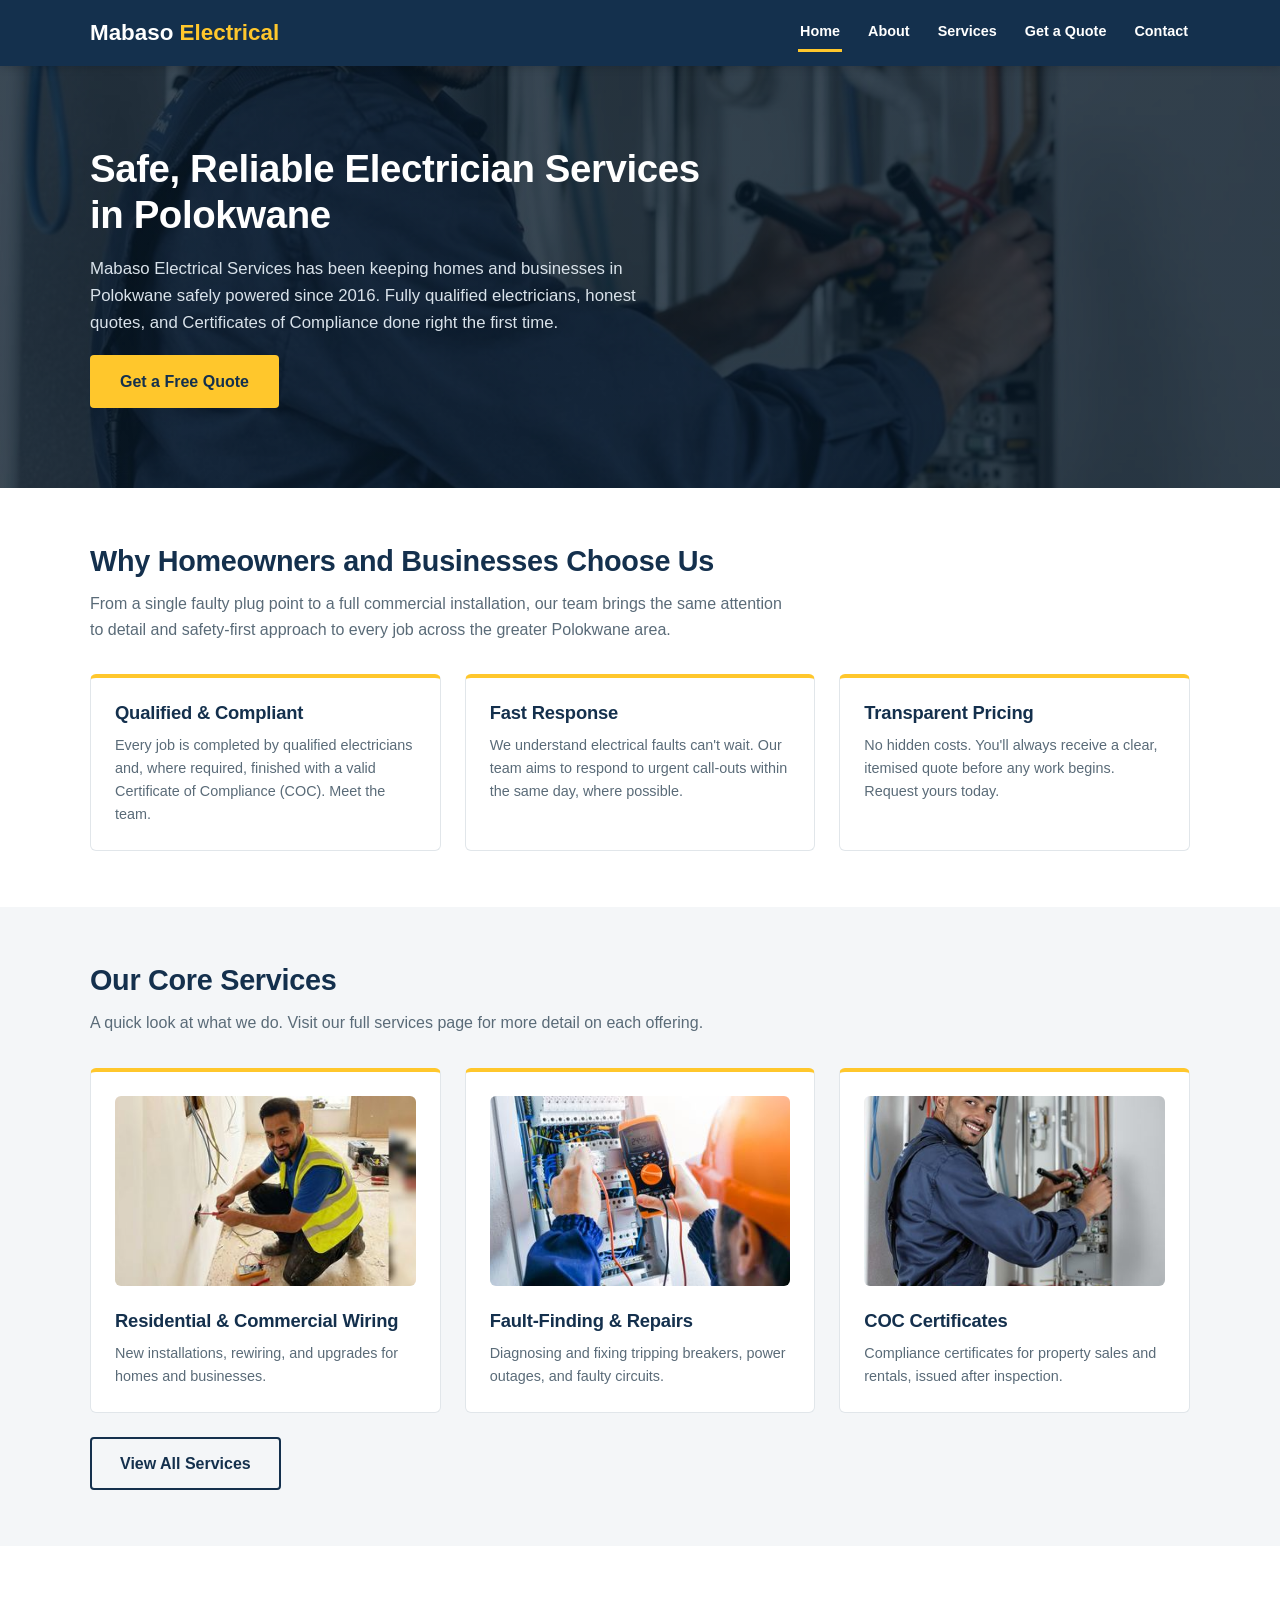
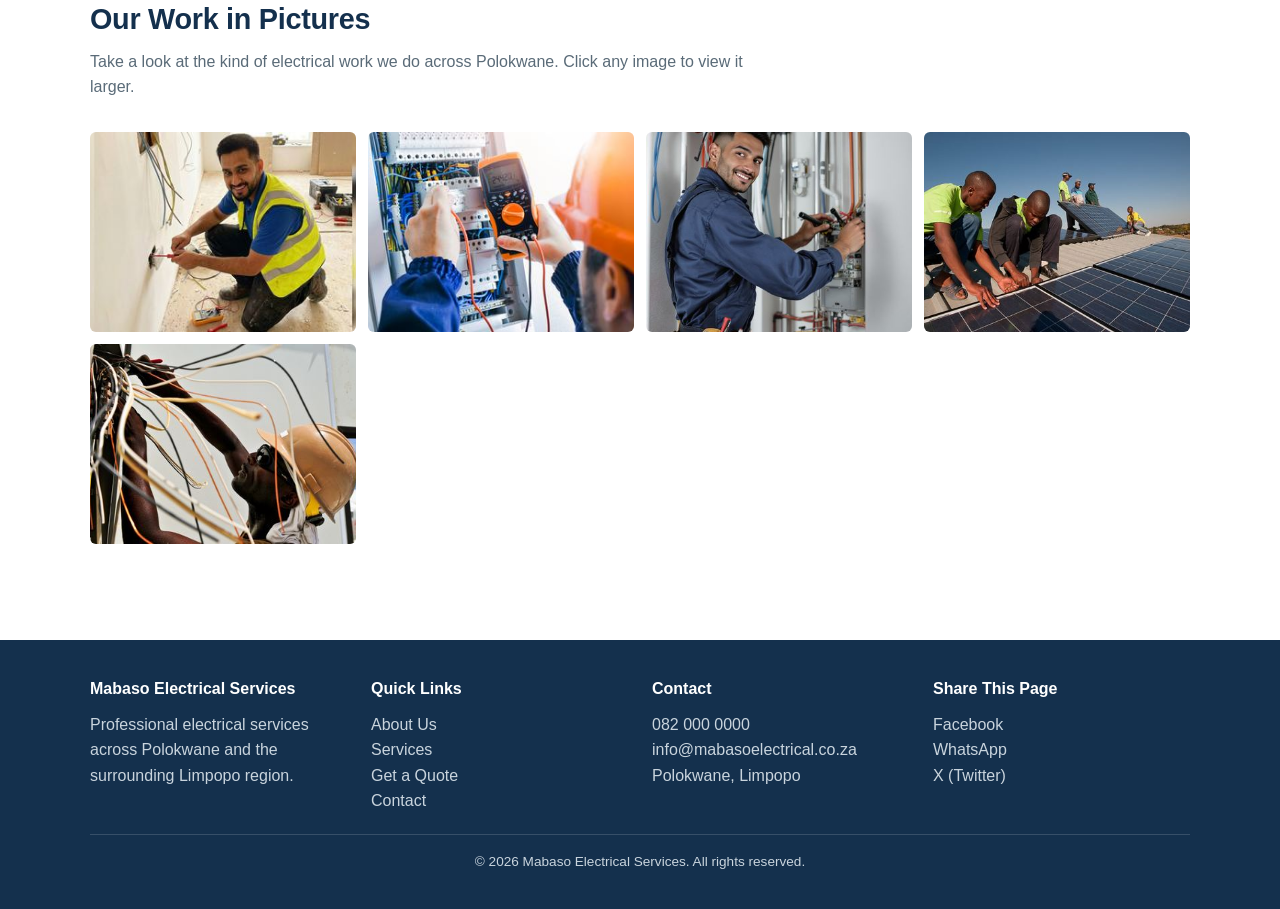
<file: index.html>
<!DOCTYPE html>
<html lang="en">
<head>
    <meta charset="UTF-8">
    <meta name="viewport" content="width=device-width, initial-scale=1.0">
    <title>Mabaso Electrical Services | Trusted Electricians in Polokwane</title>
    <meta name="keywords" content="electrician Polokwane, COC certificate Polokwane, electrical repairs Limpopo, DB board upgrade, solar-ready installation">
    <meta name="description" content="Mabaso Electrical Services offers safe, compliant electrical installations, repairs and Certificates of Compliance (COC) in Polokwane, Limpopo.">
    <link rel="canonical" href="https://mabaso-electrical.netlify.app/">
    <meta name="theme-color" content="#14304d">
    <meta property="og:type" content="website">
    <meta property="og:site_name" content="Mabaso Electrical Services">
    <meta property="og:title" content="Mabaso Electrical Services | Trusted Electricians in Polokwane">
    <meta property="og:description" content="Mabaso Electrical Services offers safe, compliant electrical installations, repairs and Certificates of Compliance (COC) in Polokwane, Limpopo.">
    <meta property="og:url" content="https://mabaso-electrical.netlify.app/">
    <meta property="og:image" content="https://mabaso-electrical.netlify.app/images/electrical-technician-1200.jpg">
    <meta name="twitter:card" content="summary_large_image">
    <script type="application/ld+json">
    {
        "@context": "https://schema.org",
        "@type": "Electrician",
        "name": "Mabaso Electrical Services",
        "description": "Safe, compliant electrical installations, repairs and Certificates of Compliance in Polokwane, Limpopo.",
        "url": "https://mabaso-electrical.netlify.app/",
        "telephone": "+27820000000",
        "email": "info@mabasoelectrical.co.za",
        "foundingDate": "2016",
        "areaServed": ["Polokwane", "Bendor", "Limpopo"],
        "address": { "@type": "PostalAddress", "streetAddress": "Church Street", "addressLocality": "Polokwane", "addressRegion": "Limpopo", "addressCountry": "ZA" },
        "openingHours": ["Mo-Fr 07:00-17:00", "Sa 08:00-13:00"]
    }
    </script>
    <link rel="stylesheet" href="css/style.css">
    <script src="js/script.js" defer></script>
</head>
<body>

    <!-- HEADER AND NAVIGATION: reused across all five pages -->
    <header class="site-header">
        <div class="container">
            <a href="index.html" class="logo">Mabaso <span>Electrical</span></a>
            <input type="checkbox" id="nav-toggle" class="nav-toggle-checkbox">
            <label for="nav-toggle" class="nav-toggle-label" aria-label="Toggle navigation menu">
                <span></span><span></span><span></span>
            </label>
            <nav class="main-nav">
                <ul>
                    <li><a href="index.html" class="active">Home</a></li>
                    <li><a href="about.html">About</a></li>
                    <li><a href="services.html">Services</a></li>
                    <li><a href="enquiry.html">Get a Quote</a></li>
                    <li><a href="contact.html">Contact</a></li>
                </ul>
            </nav>
        </div>
    </header>

    <!-- HERO SECTION: main introduction and call to action -->
    <section class="hero">
        <div class="container">
            <h1>Safe, Reliable Electrician Services in Polokwane</h1>
            <p>Mabaso Electrical Services has been keeping homes and businesses in Polokwane safely
                powered since 2016. Fully qualified electricians, honest quotes, and Certificates of
                Compliance done right the first time.</p>
            <a href="enquiry.html" class="btn btn-primary">Get a Free Quote</a>
        </div>
    </section>

    <!-- INTRODUCTION SECTION -->
    <section>
        <div class="container">
            <h2 class="section-title">Why Homeowners and Businesses Choose Us</h2>
            <p class="section-intro">From a single faulty plug point to a full commercial installation,
                our team brings the same attention to detail and safety-first approach to every job across
                the greater Polokwane area.</p>

            <div class="card-grid">
                <div class="card">
                    <h3>Qualified &amp; Compliant</h3>
                    <p>Every job is completed by qualified electricians and, where required, finished
                        with a valid Certificate of Compliance (COC). <a href="about.html">Meet the team</a>.</p>
                </div>
                <div class="card">
                    <h3>Fast Response</h3>
                    <p>We understand electrical faults can't wait. Our team aims to respond to urgent
                        call-outs within the same day, where possible.</p>
                </div>
                <div class="card">
                    <h3>Transparent Pricing</h3>
                    <p>No hidden costs. You'll always receive a clear, itemised quote before any work
                        begins. <a href="enquiry.html">Request yours today</a>.</p>
                </div>
            </div>
        </div>
    </section>

    <!-- SERVICES PREVIEW SECTION -->
    <section class="alt-bg">
        <div class="container">
            <h2 class="section-title">Our Core Services</h2>
            <p class="section-intro">A quick look at what we do. Visit our full services page for more
                detail on each offering.</p>
            <div class="card-grid">
                <div class="card">
                    <img width="800" height="436" class="card-image" src="images/electrical-installation-800.jpg" srcset="images/electrical-installation-400.jpg 400w, images/electrical-installation-800.jpg 800w, images/electrical-installation-1200.jpg 1200w" sizes="(max-width: 600px) 90vw, (max-width: 900px) 45vw, 280px" loading="lazy" alt="Professional electrical installation">
                    <h3>Residential &amp; Commercial Wiring</h3>
                    <p>New installations, rewiring, and upgrades for homes and businesses.</p>
                </div>
                <div class="card">
                    <img width="800" height="435" class="card-image" src="images/electrical-testing-800.jpg" srcset="images/electrical-testing-400.jpg 400w, images/electrical-testing-800.jpg 800w, images/electrical-testing-1200.jpg 1200w" sizes="(max-width: 600px) 90vw, (max-width: 900px) 45vw, 280px" loading="lazy" alt="Electrical fault testing and inspection">
                    <h3>Fault-Finding &amp; Repairs</h3>
                    <p>Diagnosing and fixing tripping breakers, power outages, and faulty circuits.</p>
                </div>
                <div class="card">
                    <img width="800" height="800" class="card-image" src="images/electrical-technician-800.jpg" srcset="images/electrical-technician-400.jpg 400w, images/electrical-technician-800.jpg 800w, images/electrical-technician-1200.jpg 1200w" sizes="(max-width: 600px) 90vw, (max-width: 900px) 45vw, 280px" loading="lazy" alt="Qualified electrician working on an electrical panel">
                    <h3>COC Certificates</h3>
                    <p>Compliance certificates for property sales and rentals, issued after inspection.</p>
                </div>
            </div>
            <p style="margin-top: 24px;"><a href="services.html" class="btn btn-outline" style="color:var(--colour-navy); border-color:var(--colour-navy);">View All Services</a></p>
        </div>
    </section>

    <!-- GALLERY WITH LIGHTBOX: click an image to view it larger -->
    <section>
        <div class="container">
            <h2 class="section-title">Our Work in Pictures</h2>
            <p class="section-intro">Take a look at the kind of electrical work we do across Polokwane.
                Click any image to view it larger.</p>
            <div class="gallery-grid">
                <button type="button" class="gallery-item" data-large="images/electrical-installation-1200.jpg">
                    <img width="800" height="436" src="images/electrical-installation-400.jpg" srcset="images/electrical-installation-400.jpg 400w, images/electrical-installation-800.jpg 800w" sizes="(max-width: 600px) 90vw, 240px" loading="lazy" alt="Electrician carrying out a professional electrical installation">
                </button>
                <button type="button" class="gallery-item" data-large="images/electrical-testing-1200.jpg">
                    <img width="800" height="435" src="images/electrical-testing-400.jpg" srcset="images/electrical-testing-400.jpg 400w, images/electrical-testing-800.jpg 800w" sizes="(max-width: 600px) 90vw, 240px" loading="lazy" alt="Electrical fault testing and inspection on site">
                </button>
                <button type="button" class="gallery-item" data-large="images/electrical-technician-1200.jpg">
                    <img width="800" height="800" src="images/electrical-technician-400.jpg" srcset="images/electrical-technician-400.jpg 400w, images/electrical-technician-800.jpg 800w" sizes="(max-width: 600px) 90vw, 240px" loading="lazy" alt="Qualified electrician working on an electrical panel">
                </button>
                <button type="button" class="gallery-item" data-large="images/solar-installation-1200.jpg">
                    <img width="600" height="445" src="images/solar-installation-400.jpg" srcset="images/solar-installation-400.jpg 400w, images/solar-installation-800.jpg 800w" sizes="(max-width: 600px) 90vw, 240px" loading="lazy" alt="Technicians installing solar panels on a roof">
                </button>
                <button type="button" class="gallery-item" data-large="images/wiring-1200.jpg">
                    <img width="800" height="532" src="images/wiring-400.jpg" srcset="images/wiring-400.jpg 400w, images/wiring-800.jpg 800w" sizes="(max-width: 600px) 90vw, 240px" loading="lazy" alt="Electrician working with electrical wiring and cables">
                </button>
            </div>
        </div>
    </section>

    <!-- FOOTER: reused across all five pages -->
    <footer class="site-footer">
        <div class="container">
            <div class="footer-grid">
                <div>
                    <h4>Mabaso Electrical Services</h4>
                    <p>Professional electrical services across Polokwane and the surrounding Limpopo
                        region.</p>
                </div>
                <div>
                    <h4>Quick Links</h4>
                    <p><a href="about.html">About Us</a></p>
                    <p><a href="services.html">Services</a></p>
                    <p><a href="enquiry.html">Get a Quote</a></p>
                    <p><a href="contact.html">Contact</a></p>
                </div>
                <div>
                    <h4>Contact</h4>
                    <p>082 000 0000</p>
                    <p>info@mabasoelectrical.co.za</p>
                    <p>Polokwane, Limpopo</p>
                </div>
            </div>
            <div class="footer-bottom">
                <p>&copy; 2026 Mabaso Electrical Services. All rights reserved.</p>
            </div>
        </div>
    </footer>

</body>
</html>
</file>
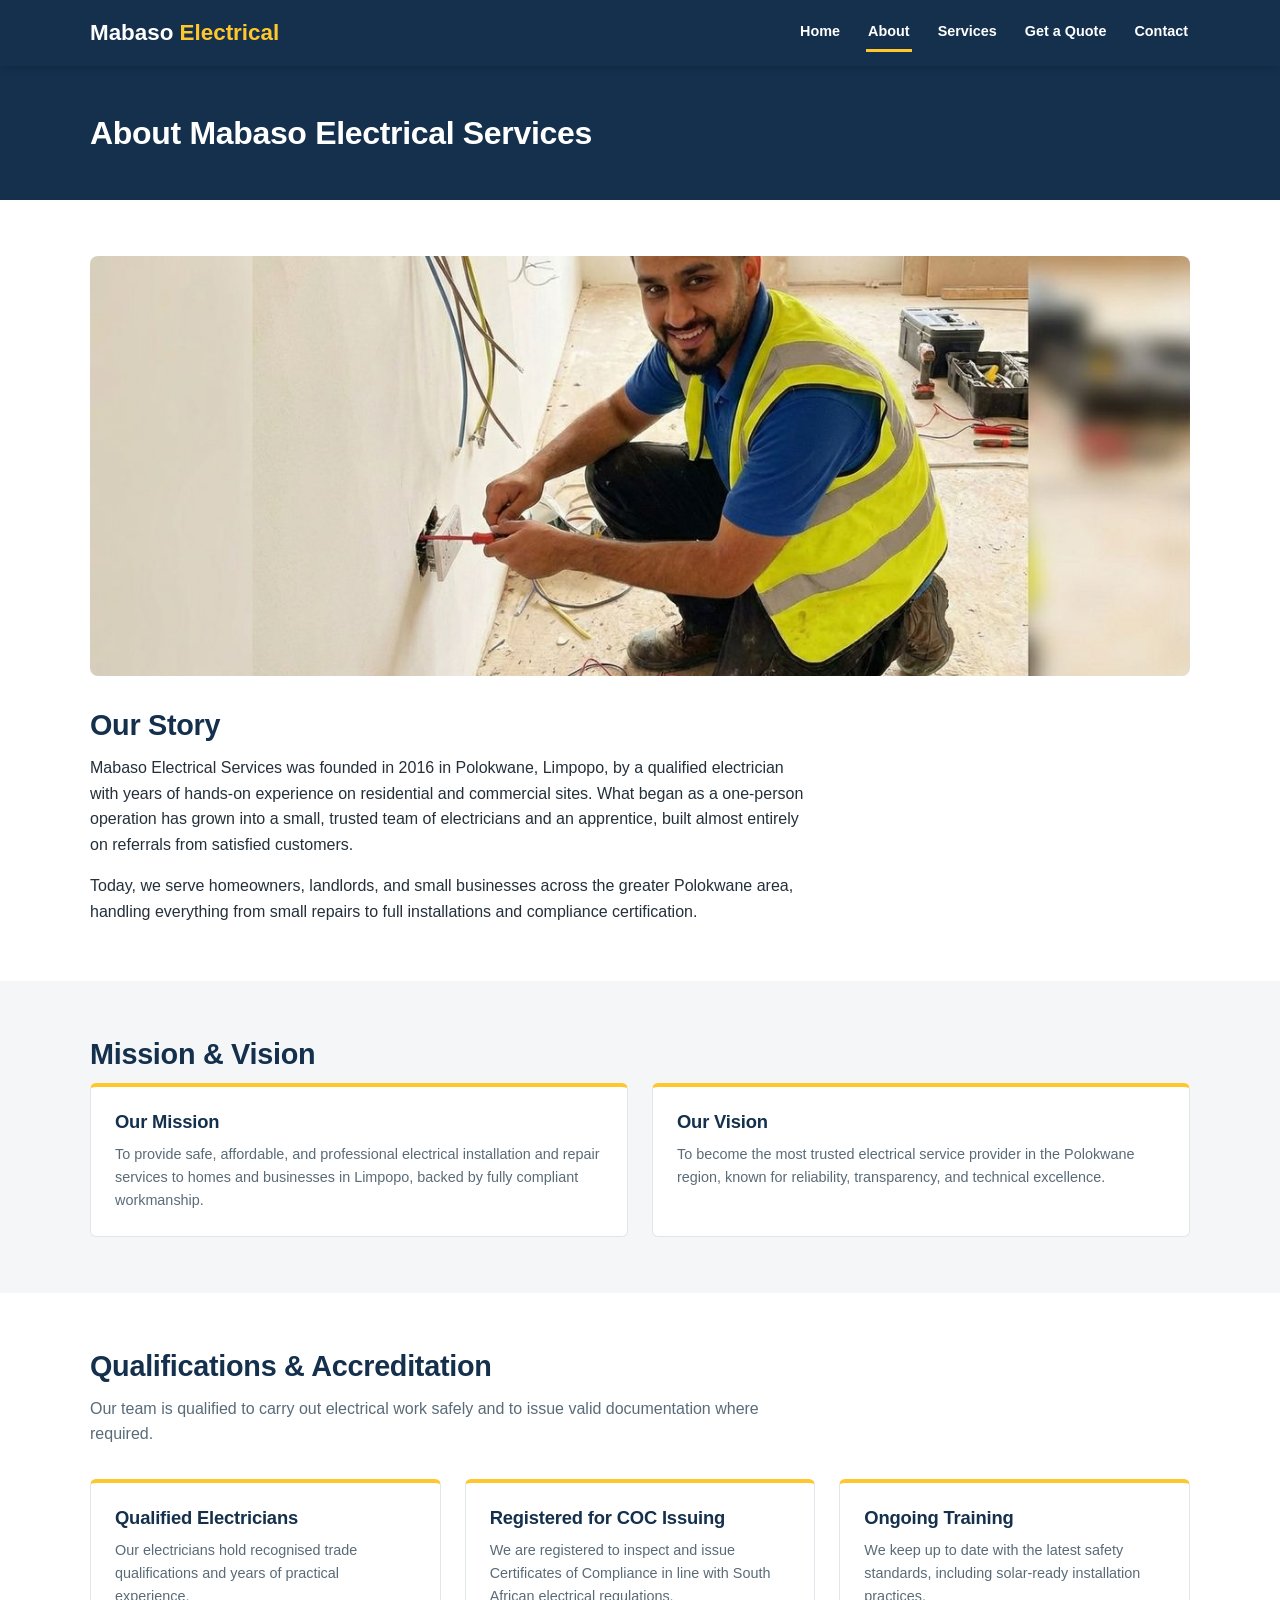
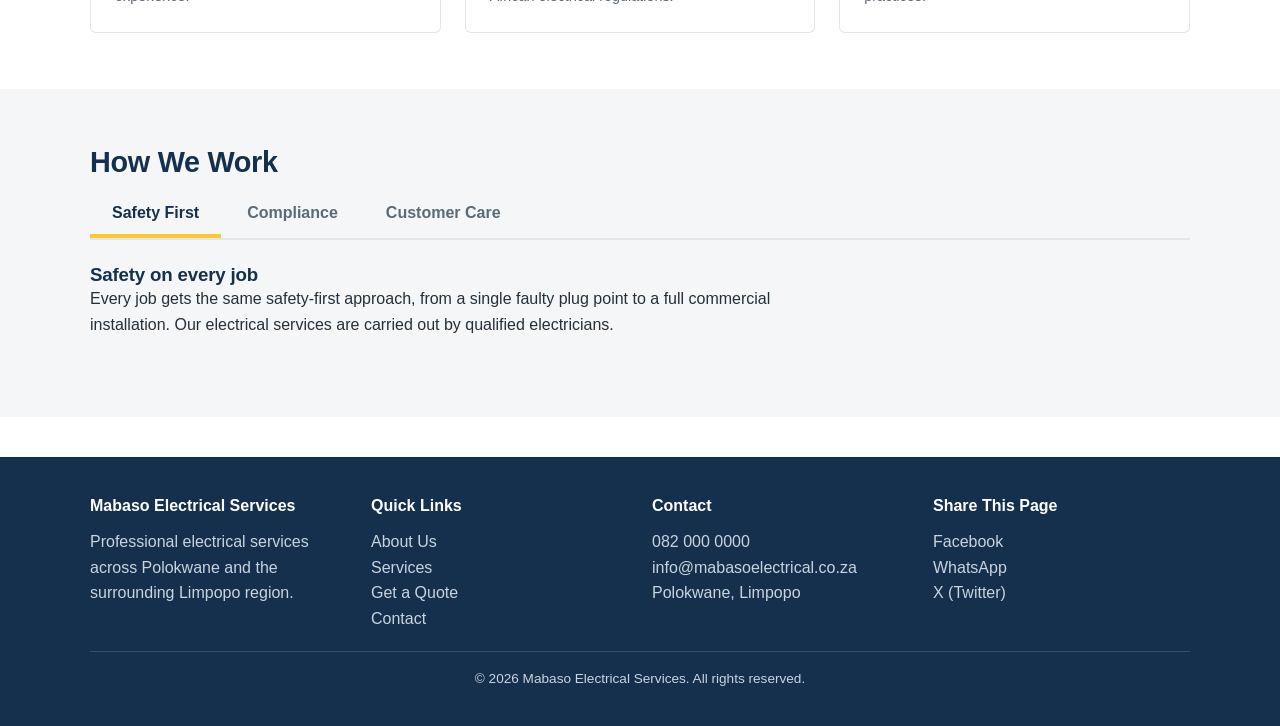
<file: about.html>
<!DOCTYPE html>
<html lang="en">
<head>
    <meta charset="UTF-8">
    <meta name="viewport" content="width=device-width, initial-scale=1.0">
    <title>About Us | Mabaso Electrical Services</title>
    <meta name="description" content="Learn about Mabaso Electrical Services, a family-owned electrical contracting business serving Polokwane since 2016.">
    <link rel="canonical" href="https://mabaso-electrical.netlify.app/about.html">
    <meta name="theme-color" content="#14304d">
    <meta property="og:type" content="website">
    <meta property="og:site_name" content="Mabaso Electrical Services">
    <meta property="og:title" content="About Us | Mabaso Electrical Services">
    <meta property="og:description" content="Learn about Mabaso Electrical Services, a family-owned electrical contracting business serving Polokwane since 2016.">
    <meta property="og:url" content="https://mabaso-electrical.netlify.app/about.html">
    <meta property="og:image" content="https://mabaso-electrical.netlify.app/images/electrical-installation-1200.jpg">
    <meta name="twitter:card" content="summary_large_image">
    <link rel="stylesheet" href="css/style.css">
    <script src="js/script.js" defer></script>
</head>
<body>

    <header class="site-header">
        <div class="container">
            <a href="index.html" class="logo">Mabaso <span>Electrical</span></a>
            <input type="checkbox" id="nav-toggle" class="nav-toggle-checkbox">
            <label for="nav-toggle" class="nav-toggle-label" aria-label="Toggle navigation menu">
                <span></span><span></span><span></span>
            </label>
            <nav class="main-nav">
                <ul>
                    <li><a href="index.html">Home</a></li>
                    <li><a href="about.html" class="active">About</a></li>
                    <li><a href="services.html">Services</a></li>
                    <li><a href="enquiry.html">Get a Quote</a></li>
                    <li><a href="contact.html">Contact</a></li>
                </ul>
            </nav>
        </div>
    </header>

    <!-- PAGE BANNER -->
    <div class="page-banner">
        <div class="container">
            <h1>About Mabaso Electrical Services</h1>
        </div>
    </div>

    <!-- COMPANY HISTORY -->
    <section>
        <div class="container">
            <img width="800" height="436" class="page-image" src="images/electrical-installation-800.jpg" srcset="images/electrical-installation-400.jpg 400w, images/electrical-installation-800.jpg 800w, images/electrical-installation-1200.jpg 1200w" sizes="(max-width: 900px) 90vw, 1000px" loading="lazy" alt="Professional electrician carrying out an electrical installation">
            <h2 class="section-title">Our Story</h2>
            <p style="max-width: 720px; margin-bottom: 16px;">Mabaso Electrical Services was founded in
                2016 in Polokwane, Limpopo, by a qualified electrician with years of hands-on experience on
                residential and commercial sites. What began as a one-person operation has grown into a
                small, trusted team of electricians and an apprentice, built almost entirely on referrals
                from satisfied customers.</p>
            <p style="max-width: 720px;">Today, we serve homeowners, landlords, and small businesses
                across the greater Polokwane area, handling everything from small repairs to full
                installations and compliance certification.</p>
        </div>
    </section>

    <!-- MISSION AND VISION -->
    <section class="alt-bg">
        <div class="container">
            <h2 class="section-title">Mission &amp; Vision</h2>
            <div class="card-grid">
                <div class="card">
                    <h3>Our Mission</h3>
                    <p>To provide safe, affordable, and professional electrical installation and repair
                        services to homes and businesses in Limpopo, backed by fully compliant
                        workmanship.</p>
                </div>
                <div class="card">
                    <h3>Our Vision</h3>
                    <p>To become the most trusted electrical service provider in the Polokwane region,
                        known for reliability, transparency, and technical excellence.</p>
                </div>
            </div>
        </div>
    </section>

    <!-- QUALIFICATIONS / TEAM -->
    <section>
        <div class="container">
            <h2 class="section-title">Qualifications &amp; Accreditation</h2>
            <p class="section-intro">Our team is qualified to carry out electrical work safely and to
                issue valid documentation where required.</p>
            <div class="card-grid">
                <div class="card">
                    <h3>Qualified Electricians</h3>
                    <p>Our electricians hold recognised trade qualifications and years of practical
                        experience.</p>
                </div>
                <div class="card">
                    <h3>Registered for COC Issuing</h3>
                    <p>We are registered to inspect and issue Certificates of Compliance in line with
                        South African electrical regulations.</p>
                </div>
                <div class="card">
                    <h3>Ongoing Training</h3>
                    <p>We keep up to date with the latest safety standards, including solar-ready
                        installation practices.</p>
                </div>
            </div>
        </div>
    </section>

    <!-- TABS: how we work -->
    <section class="alt-bg">
        <div class="container">
            <h2 class="section-title">How We Work</h2>
            <div class="tab-list" role="tablist" aria-label="How we work">
                <button type="button" role="tab" id="tab-safety" aria-selected="true" aria-controls="panel-safety">Safety First</button>
                <button type="button" role="tab" id="tab-compliance" aria-selected="false" aria-controls="panel-compliance" tabindex="-1">Compliance</button>
                <button type="button" role="tab" id="tab-care" aria-selected="false" aria-controls="panel-care" tabindex="-1">Customer Care</button>
            </div>
            <div class="tab-panel" role="tabpanel" id="panel-safety" aria-labelledby="tab-safety">
                <h3>Safety on every job</h3>
                <p>Every job gets the same safety-first approach, from a single faulty plug point to a
                    full commercial installation. Our <a href="services.html">electrical services</a> are
                    carried out by qualified electricians.</p>
            </div>
            <div class="tab-panel" role="tabpanel" id="panel-compliance" aria-labelledby="tab-compliance" hidden>
                <h3>Certificates of Compliance</h3>
                <p>We are registered to inspect and issue Certificates of Compliance in line with South
                    African electrical regulations. These are needed for property sales, rentals and
                    insurance.</p>
            </div>
            <div class="tab-panel" role="tabpanel" id="panel-care" aria-labelledby="tab-care" hidden>
                <h3>Clear and honest service</h3>
                <p>You will always receive a clear, itemised quote before any work begins. Ready to start?
                    <a href="enquiry.html">Request a free quote</a>.</p>
            </div>
        </div>
    </section>

    <footer class="site-footer">
        <div class="container">
            <div class="footer-grid">
                <div>
                    <h4>Mabaso Electrical Services</h4>
                    <p>Professional electrical services across Polokwane and the surrounding Limpopo
                        region.</p>
                </div>
                <div>
                    <h4>Quick Links</h4>
                    <p><a href="about.html">About Us</a></p>
                    <p><a href="services.html">Services</a></p>
                    <p><a href="enquiry.html">Get a Quote</a></p>
                    <p><a href="contact.html">Contact</a></p>
                </div>
                <div>
                    <h4>Contact</h4>
                    <p>082 000 0000</p>
                    <p>info@mabasoelectrical.co.za</p>
                    <p>Polokwane, Limpopo</p>
                </div>
            </div>
            <div class="footer-bottom">
                <p>&copy; 2026 Mabaso Electrical Services. All rights reserved.</p>
            </div>
        </div>
    </footer>

</body>
</html>
</file>
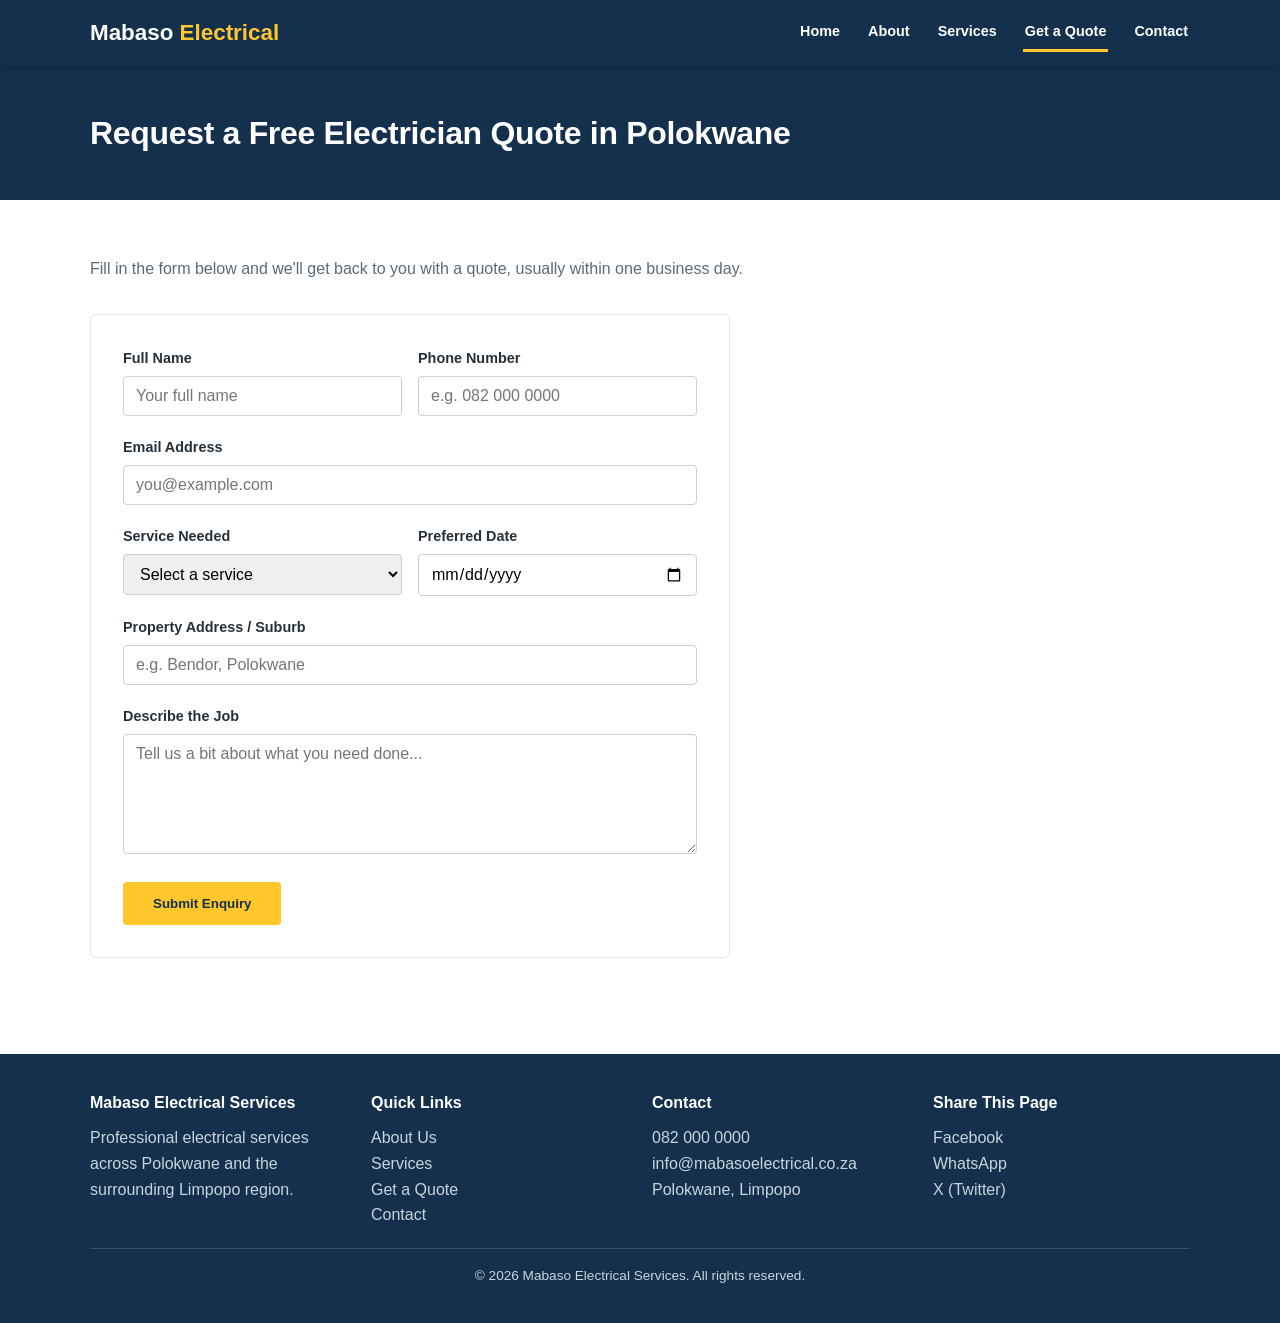
<file: enquiry.html>
<!DOCTYPE html>
<html lang="en">
<head>
    <meta charset="UTF-8">
    <meta name="viewport" content="width=device-width, initial-scale=1.0">
    <title>Get a Quote | Mabaso Electrical Services</title>
    <meta name="description" content="Request a free, no-obligation electrical quote from Mabaso Electrical Services in Polokwane.">
    <link rel="canonical" href="https://mabaso-electrical.netlify.app/enquiry.html">
    <meta name="theme-color" content="#14304d">
    <meta property="og:type" content="website">
    <meta property="og:site_name" content="Mabaso Electrical Services">
    <meta property="og:title" content="Get a Quote | Mabaso Electrical Services">
    <meta property="og:description" content="Request a free, no-obligation electrical quote from Mabaso Electrical Services in Polokwane.">
    <meta property="og:url" content="https://mabaso-electrical.netlify.app/enquiry.html">
    <meta property="og:image" content="https://mabaso-electrical.netlify.app/images/electrical-technician-1200.jpg">
    <meta name="twitter:card" content="summary_large_image">
    <link rel="stylesheet" href="css/style.css">
    <script src="js/script.js" defer></script>
</head>
<body>

    <header class="site-header">
        <div class="container">
            <a href="index.html" class="logo">Mabaso <span>Electrical</span></a>
            <input type="checkbox" id="nav-toggle" class="nav-toggle-checkbox">
            <label for="nav-toggle" class="nav-toggle-label" aria-label="Toggle navigation menu">
                <span></span><span></span><span></span>
            </label>
            <nav class="main-nav">
                <ul>
                    <li><a href="index.html">Home</a></li>
                    <li><a href="about.html">About</a></li>
                    <li><a href="services.html">Services</a></li>
                    <li><a href="enquiry.html" class="active">Get a Quote</a></li>
                    <li><a href="contact.html">Contact</a></li>
                </ul>
            </nav>
        </div>
    </header>

    <div class="page-banner">
        <div class="container">
            <h1>Request a Free Electrician Quote in Polokwane</h1>
        </div>
    </div>

    <!-- QUOTE REQUEST FORM -->
    <!-- QUOTE FORM: validated with JavaScript (js/script.js) -->
    <section>
        <div class="container">
            <p class="section-intro">Fill in the form below and we'll get back to you with a quote,
                usually within one business day.</p>

            <div class="form-wrapper">
                <form id="enquiryForm" action="enquiry.html" method="post" novalidate>
                    <div class="form-row">
                        <div class="form-group">
                            <label for="fullName">Full Name</label>
                            <input type="text" id="fullName" name="fullName" placeholder="Your full name" autocomplete="name" minlength="2" maxlength="80" required>
                        </div>
                        <div class="form-group">
                            <label for="phone">Phone Number</label>
                            <input type="tel" id="phone" name="phone" placeholder="e.g. 082 000 0000" autocomplete="tel" inputmode="tel" maxlength="16" pattern="[0-9+ ]{10,16}" required>
                        </div>
                    </div>

                    <div class="form-group">
                        <label for="email">Email Address</label>
                        <input type="email" id="email" name="email" placeholder="you@example.com" autocomplete="email" maxlength="120" required>
                    </div>

                    <div class="form-row">
                        <div class="form-group">
                            <label for="serviceType">Service Needed</label>
                            <select id="serviceType" name="serviceType" required>
                                <option value="">Select a service</option>
                                <option value="wiring">Residential/Commercial Wiring</option>
                                <option value="fault-finding">Fault-Finding &amp; Repairs</option>
                                <option value="db-board">DB Board Upgrade</option>
                                <option value="coc">Certificate of Compliance</option>
                                <option value="solar">Solar-Ready Installation</option>
                                <option value="maintenance">Maintenance Contract</option>
                                <option value="other">Other</option>
                            </select>
                        </div>
                        <div class="form-group">
                            <label for="preferredDate">Preferred Date</label>
                            <input type="date" id="preferredDate" name="preferredDate">
                        </div>
                    </div>

                    <div class="form-group">
                        <label for="address">Property Address / Suburb</label>
                        <input type="text" id="address" name="address" placeholder="e.g. Bendor, Polokwane" autocomplete="street-address" minlength="3" maxlength="150" required>
                    </div>

                    <div class="form-group">
                        <label for="message">Describe the Job</label>
                        <textarea id="message" name="message" placeholder="Tell us a bit about what you need done..." minlength="10" maxlength="1000" required></textarea>
                    </div>

                    <button type="submit" class="btn btn-primary">Submit Enquiry</button>
                    <div id="formResult" class="form-response" tabindex="-1" aria-live="polite" hidden></div>
                </form>
            </div>
        </div>
    </section>

    <footer class="site-footer">
        <div class="container">
            <div class="footer-grid">
                <div>
                    <h4>Mabaso Electrical Services</h4>
                    <p>Professional electrical services across Polokwane and the surrounding Limpopo
                        region.</p>
                </div>
                <div>
                    <h4>Quick Links</h4>
                    <p><a href="about.html">About Us</a></p>
                    <p><a href="services.html">Services</a></p>
                    <p><a href="enquiry.html">Get a Quote</a></p>
                    <p><a href="contact.html">Contact</a></p>
                </div>
                <div>
                    <h4>Contact</h4>
                    <p>082 000 0000</p>
                    <p>info@mabasoelectrical.co.za</p>
                    <p>Polokwane, Limpopo</p>
                </div>
            </div>
            <div class="footer-bottom">
                <p>&copy; 2026 Mabaso Electrical Services. All rights reserved.</p>
            </div>
        </div>
    </footer>

</body>
</html>
</file>
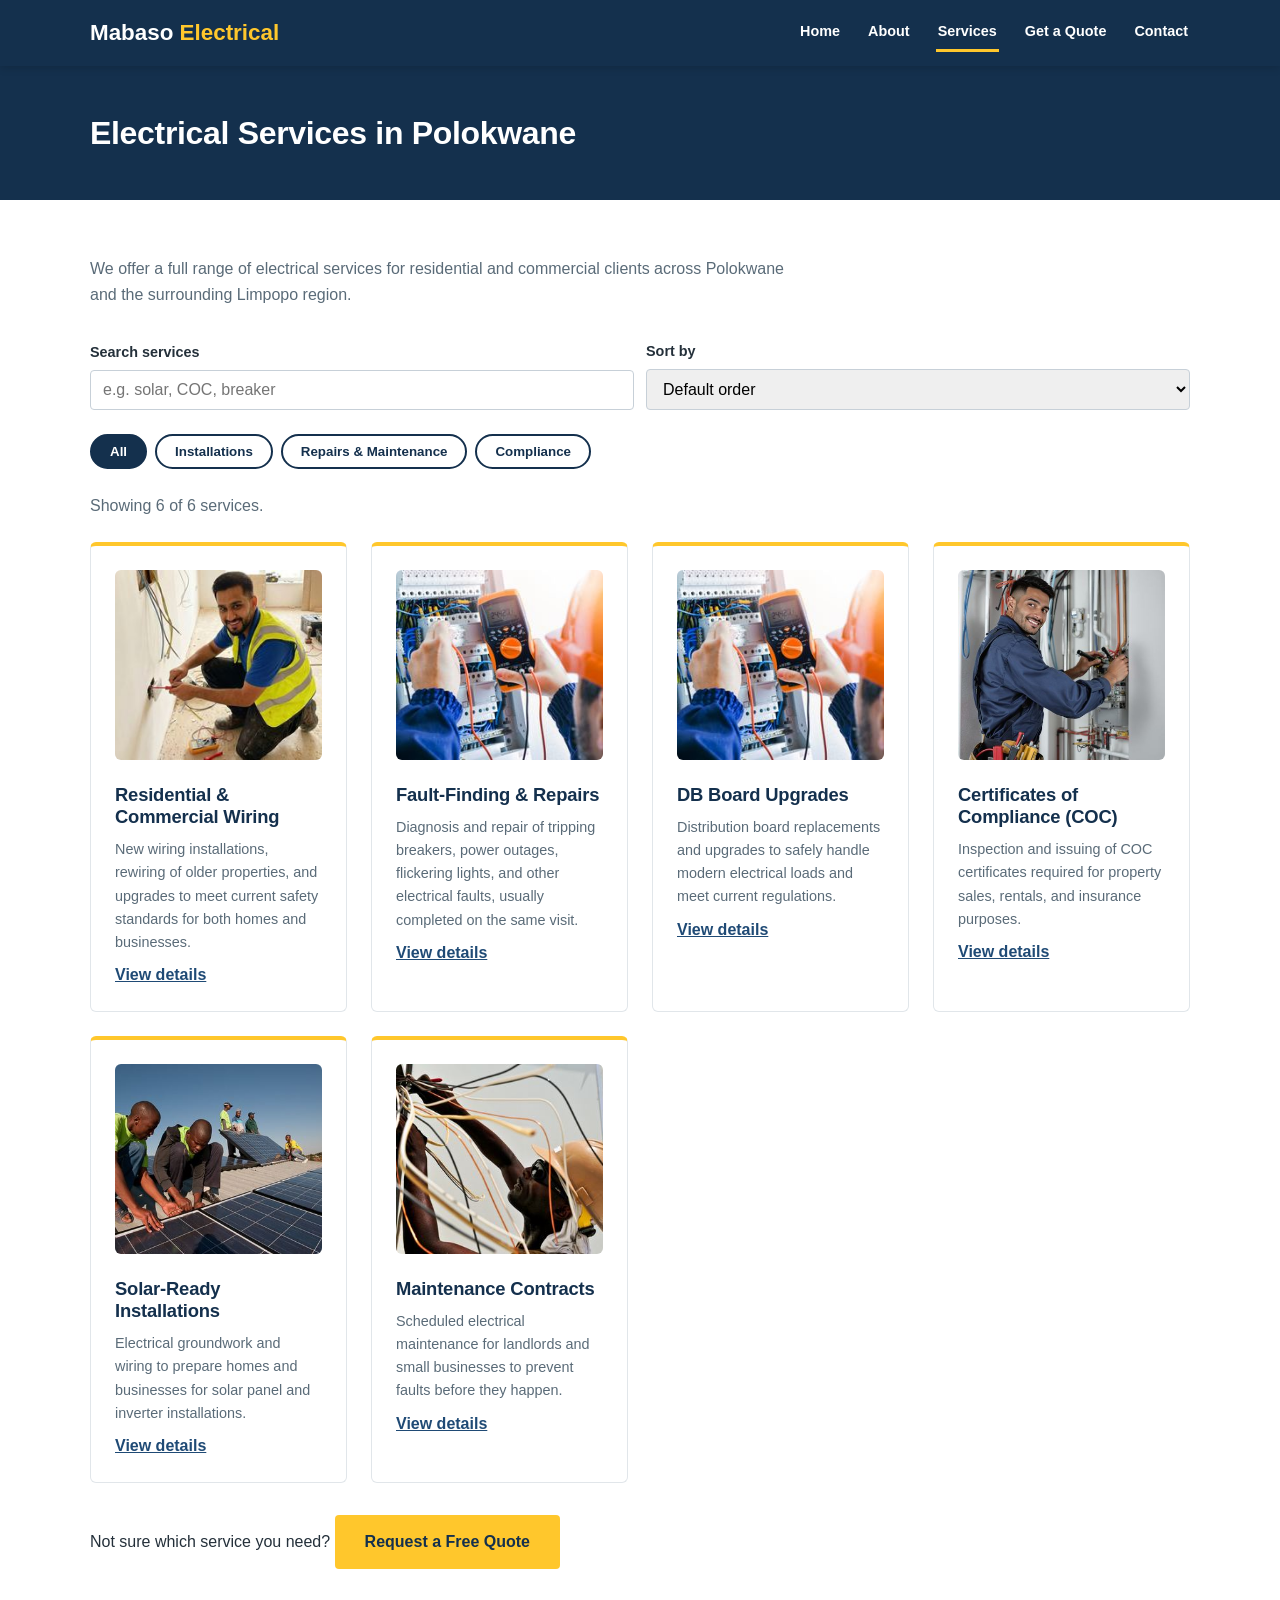
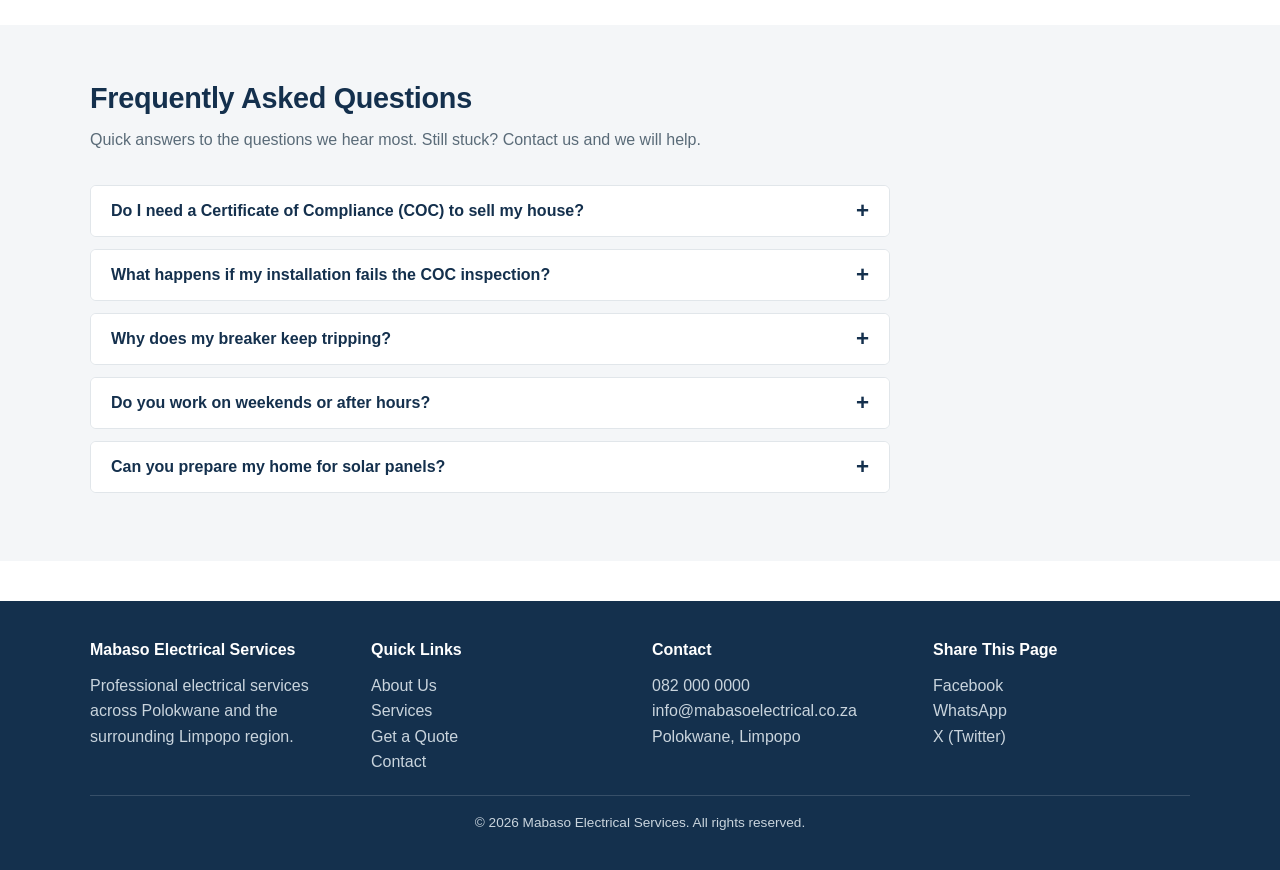
<file: services.html>
<!DOCTYPE html>
<html lang="en">
<head>
    <meta charset="UTF-8">
    <meta name="viewport" content="width=device-width, initial-scale=1.0">
    <title>Our Services | Mabaso Electrical Services</title>
    <meta name="keywords" content="electrical services Polokwane, wiring, fault finding, DB board upgrade, COC certificate, solar ready">
    <meta name="description" content="Residential and commercial electrical services in Polokwane: wiring, fault-finding, DB board upgrades, COC certificates and solar-ready installations.">
    <link rel="canonical" href="https://mabaso-electrical.netlify.app/services.html">
    <meta name="theme-color" content="#14304d">
    <meta property="og:type" content="website">
    <meta property="og:site_name" content="Mabaso Electrical Services">
    <meta property="og:title" content="Our Services | Mabaso Electrical Services">
    <meta property="og:description" content="Residential and commercial electrical services in Polokwane: wiring, fault-finding, DB board upgrades, COC certificates and solar-ready installations.">
    <meta property="og:url" content="https://mabaso-electrical.netlify.app/services.html">
    <meta property="og:image" content="https://mabaso-electrical.netlify.app/images/electrical-installation-1200.jpg">
    <meta name="twitter:card" content="summary_large_image">
    <link rel="stylesheet" href="css/style.css">
    <script src="js/script.js" defer></script>
</head>
<body>

    <header class="site-header">
        <div class="container">
            <a href="index.html" class="logo">Mabaso <span>Electrical</span></a>
            <input type="checkbox" id="nav-toggle" class="nav-toggle-checkbox">
            <label for="nav-toggle" class="nav-toggle-label" aria-label="Toggle navigation menu">
                <span></span><span></span><span></span>
            </label>
            <nav class="main-nav">
                <ul>
                    <li><a href="index.html">Home</a></li>
                    <li><a href="about.html">About</a></li>
                    <li><a href="services.html" class="active">Services</a></li>
                    <li><a href="enquiry.html">Get a Quote</a></li>
                    <li><a href="contact.html">Contact</a></li>
                </ul>
            </nav>
        </div>
    </header>

    <div class="page-banner">
        <div class="container">
            <h1>Electrical Services in Polokwane</h1>
        </div>
    </div>

    <!-- FULL SERVICE LIST -->
    <section>
        <div class="container">
            <p class="section-intro">We offer a full range of electrical services for residential and
                commercial clients across Polokwane and the surrounding Limpopo region.</p>

            <!-- SEARCH, FILTER AND SORT -->
            <div class="service-tools">
                <div class="form-group">
                    <label for="serviceSearch">Search services</label>
                    <input type="search" id="serviceSearch" placeholder="e.g. solar, COC, breaker" autocomplete="off">
                </div>
                <div class="form-group">
                    <label for="serviceSort">Sort by</label>
                    <select id="serviceSort">
                        <option value="default">Default order</option>
                        <option value="az">Name A to Z</option>
                        <option value="za">Name Z to A</option>
                    </select>
                </div>
            </div>
            <div class="filter-group" role="group" aria-label="Filter services by type">
                <button type="button" class="filter-btn" data-filter="all" aria-pressed="true">All</button>
                <button type="button" class="filter-btn" data-filter="installations" aria-pressed="false">Installations</button>
                <button type="button" class="filter-btn" data-filter="repairs" aria-pressed="false">Repairs &amp; Maintenance</button>
                <button type="button" class="filter-btn" data-filter="compliance" aria-pressed="false">Compliance</button>
            </div>
            <p id="serviceStatus" class="service-status" aria-live="polite"></p>

            <div class="card-grid" id="serviceGrid">
                <div class="card" data-service="wiring" data-category="installations">
                    <img width="800" height="436" class="card-image" src="images/electrical-installation-800.jpg" srcset="images/electrical-installation-400.jpg 400w, images/electrical-installation-800.jpg 800w, images/electrical-installation-1200.jpg 1200w" sizes="(max-width: 600px) 90vw, (max-width: 900px) 45vw, 280px" loading="lazy" alt="Electrician installing electrical wiring">
                    <h3>Residential &amp; Commercial Wiring</h3>
                    <p>New wiring installations, rewiring of older properties, and upgrades to meet
                        current safety standards for both homes and businesses.</p>
                </div>
                <div class="card" data-service="fault-finding" data-category="repairs">
                    <img width="800" height="435" class="card-image" src="images/electrical-testing-800.jpg" srcset="images/electrical-testing-400.jpg 400w, images/electrical-testing-800.jpg 800w, images/electrical-testing-1200.jpg 1200w" sizes="(max-width: 600px) 90vw, (max-width: 900px) 45vw, 280px" loading="lazy" alt="Electrician testing an electrical panel with a multimeter">
                    <h3>Fault-Finding &amp; Repairs</h3>
                    <p>Diagnosis and repair of tripping breakers, power outages, flickering lights, and
                        other electrical faults, usually completed on the same visit.</p>
                </div>
                <div class="card" data-service="db-board" data-category="installations">
                    <img width="800" height="435" class="card-image" src="images/electrical-testing-800.jpg" srcset="images/electrical-testing-400.jpg 400w, images/electrical-testing-800.jpg 800w, images/electrical-testing-1200.jpg 1200w" sizes="(max-width: 600px) 90vw, (max-width: 900px) 45vw, 280px" loading="lazy" alt="Electrical distribution board being inspected and tested">
                    <h3>DB Board Upgrades</h3>
                    <p>Distribution board replacements and upgrades to safely handle modern electrical
                        loads and meet current regulations.</p>
                </div>
                <div class="card" data-service="coc" data-category="compliance">
                    <img width="800" height="800" class="card-image" src="images/electrical-technician-800.jpg" srcset="images/electrical-technician-400.jpg 400w, images/electrical-technician-800.jpg 800w, images/electrical-technician-1200.jpg 1200w" sizes="(max-width: 600px) 90vw, (max-width: 900px) 45vw, 280px" loading="lazy" alt="Professional electrician working safely on electrical equipment">
                    <h3>Certificates of Compliance (COC)</h3>
                    <p>Inspection and issuing of COC certificates required for property sales, rentals,
                        and insurance purposes.</p>
                </div>
                <div class="card" data-service="solar" data-category="installations">
                    <img width="600" height="445" class="card-image" src="images/solar-installation-800.jpg" srcset="images/solar-installation-400.jpg 400w, images/solar-installation-800.jpg 800w, images/solar-installation-1200.jpg 1200w" sizes="(max-width: 600px) 90vw, (max-width: 900px) 45vw, 280px" loading="lazy" alt="Technicians installing solar panels on a roof">
                    <h3>Solar-Ready Installations</h3>
                    <p>Electrical groundwork and wiring to prepare homes and businesses for solar panel
                        and inverter installations.</p>
                </div>
                <div class="card" data-service="maintenance" data-category="repairs">
                    <img width="800" height="532" class="card-image" src="images/wiring-800.jpg" srcset="images/wiring-400.jpg 400w, images/wiring-800.jpg 800w, images/wiring-1200.jpg 1200w" sizes="(max-width: 600px) 90vw, (max-width: 900px) 45vw, 280px" loading="lazy" alt="Electrician working with electrical wiring and cables">
                    <h3>Maintenance Contracts</h3>
                    <p>Scheduled electrical maintenance for landlords and small businesses to prevent
                        faults before they happen.</p>
                </div>
            </div>

            <p style="margin-top: 32px;">Not sure which service you need? <a href="enquiry.html"
                class="btn btn-primary">Request a Free Quote</a></p>
        </div>
    </section>

    <!-- FAQ ACCORDION: questions load from data/faqs.json -->
    <section class="alt-bg">
        <div class="container">
            <h2 class="section-title">Frequently Asked Questions</h2>
            <p class="section-intro">Quick answers to the questions we hear most. Still stuck?
                <a href="contact.html">Contact us</a> and we will help.</p>
            <div id="faqList" class="accordion">
                <noscript><p>Please turn on JavaScript to see our questions, or <a href="contact.html">contact us</a> directly.</p></noscript>
            </div>
        </div>
    </section>

    <footer class="site-footer">
        <div class="container">
            <div class="footer-grid">
                <div>
                    <h4>Mabaso Electrical Services</h4>
                    <p>Professional electrical services across Polokwane and the surrounding Limpopo
                        region.</p>
                </div>
                <div>
                    <h4>Quick Links</h4>
                    <p><a href="about.html">About Us</a></p>
                    <p><a href="services.html">Services</a></p>
                    <p><a href="enquiry.html">Get a Quote</a></p>
                    <p><a href="contact.html">Contact</a></p>
                </div>
                <div>
                    <h4>Contact</h4>
                    <p>082 000 0000</p>
                    <p>info@mabasoelectrical.co.za</p>
                    <p>Polokwane, Limpopo</p>
                </div>
            </div>
            <div class="footer-bottom">
                <p>&copy; 2026 Mabaso Electrical Services. All rights reserved.</p>
            </div>
        </div>
    </footer>

</body>
</html>
</file>
<file: css/style.css>
/* =====================================================
   MABASO ELECTRICAL SERVICES - MAIN STYLESHEET
   Author: MUTSHIDZI NESENGANI - ST10518407
   Part 2: CSS styling and responsive design | Part 3: interactive elements
   Colour scheme: Navy blue (trust) + safety yellow (electrical)
   ===================================================== */

/* -----------------------------------------------------
   CSS RESET / BASE SETTINGS
   ----------------------------------------------------- */
*,
*::before,
*::after {
    margin: 0;
    padding: 0;
    box-sizing: border-box;
}

:root {
    /* Colours */
    --colour-navy: #14304d;
    --colour-navy-light: #1f4a75;
    --colour-yellow: #ffc72c;
    --colour-yellow-dark: #e6b100;
    --colour-light-bg: #f4f6f8;
    --colour-white: #ffffff;
    --colour-text: #24303a;
    --colour-muted: #5a6b78;
    --colour-border: #e1e6ea;

    /* Typography scale (base 16px, ratio ~1.25) */
    --font-heading: 'Segoe UI', Roboto, Arial, sans-serif;
    --font-body: Arial, Helvetica, sans-serif;
    --fs-sm: 0.9rem;
    --fs-base: 1rem;
    --fs-md: 1.15rem;
    --fs-lg: 1.4rem;
    --fs-xl: 1.8rem;
    --fs-xxl: 2.4rem;

    /* Spacing */
    --space-sm: 0.75rem;
    --space-md: 1.5rem;
    --space-lg: 2rem;
    --space-xl: 3.5rem;
}

html {
    scroll-behavior: smooth;
}

body {
    font-family: var(--font-body);
    font-size: var(--fs-base);
    color: var(--colour-text);
    line-height: 1.6;
    background-color: var(--colour-white);
}

img {
    max-width: 100%;
    display: block;
}

.card-image {
    width: 100%;
    height: 190px;
    object-fit: cover;
    border-radius: 6px;
    margin-bottom: var(--space-md);
}

.page-image {
    width: 100%;
    max-height: 420px;
    object-fit: cover;
    border-radius: 8px;
    margin: 0 auto var(--space-lg);
}

a {
    text-decoration: none;
    color: inherit;
}

ul {
    list-style: none;
}

h1, h2, h3 {
    font-family: var(--font-heading);
    color: var(--colour-navy);
    line-height: 1.2;
    letter-spacing: -0.01em;
}

.container {
    width: 92%;
    max-width: 1100px;
    margin: 0 auto;
}

/* -----------------------------------------------------
   HEADER AND NAVIGATION (Flexbox layout)
   ----------------------------------------------------- */
.site-header {
    background-color: var(--colour-navy);
    color: var(--colour-white);
    position: sticky;
    top: 0;
    z-index: 100;
    box-shadow: 0 2px 8px rgba(0, 0, 0, 0.15);
}

.site-header .container {
    display: flex;
    justify-content: space-between;
    align-items: center;
    flex-wrap: wrap;
    padding: 14px 0;
    position: relative;
}

.logo {
    font-family: var(--font-heading);
    font-size: var(--fs-lg);
    font-weight: bold;
    color: var(--colour-white);
}

.logo span {
    color: var(--colour-yellow);
}

.main-nav ul {
    display: flex;
    flex-wrap: wrap;
    gap: 24px;
}

.main-nav a {
    display: inline-block;
    color: var(--colour-white);
    font-weight: 600;
    font-size: var(--fs-sm);
    padding: 6px 2px;
    border-bottom: 3px solid transparent;
    transition: border-color 0.2s ease, color 0.2s ease;
}

.main-nav a:hover,
.main-nav a:focus-visible,
.main-nav a.active {
    border-bottom: 3px solid var(--colour-yellow);
}

.main-nav a:focus-visible {
    outline: 2px dashed var(--colour-yellow);
    outline-offset: 3px;
}

/* Mobile nav toggle (checkbox-driven, no JS required) */
.nav-toggle-checkbox {
    display: none;
}

.nav-toggle-label {
    display: none;
    flex-direction: column;
    justify-content: center;
    gap: 5px;
    width: 32px;
    height: 26px;
    cursor: pointer;
}

.nav-toggle-label span {
    display: block;
    height: 3px;
    width: 100%;
    background-color: var(--colour-white);
    border-radius: 2px;
    transition: transform 0.2s ease, opacity 0.2s ease;
}

/* -----------------------------------------------------
   HERO SECTION (homepage)
   ----------------------------------------------------- */
.hero {
    /* Base (desktop): full-resolution background image */
    background: linear-gradient(rgba(7, 24, 39, 0.78), rgba(7, 24, 39, 0.78)), url('../images/electrical-technician-1200.jpg') center/cover no-repeat;
    color: var(--colour-white);
    padding: 80px 0;
}

.hero .container {
    display: flex;
    flex-direction: column;
    align-items: flex-start;
    gap: 18px;
}

.hero h1 {
    color: var(--colour-white);
    font-size: var(--fs-xxl);
    max-width: 640px;
}

.hero p {
    max-width: 560px;
    color: #d9e2ea;
    font-size: 1.05rem;
}

/* -----------------------------------------------------
   BUTTONS
   ----------------------------------------------------- */
.btn {
    display: inline-block;
    padding: 12px 28px;
    border-radius: 4px;
    font-weight: bold;
    font-family: var(--font-heading);
    border: 2px solid transparent;
    transition: background-color 0.2s ease, transform 0.15s ease, box-shadow 0.2s ease;
}

.btn-primary {
    background-color: var(--colour-yellow);
    color: var(--colour-navy);
}

.btn-primary:hover,
.btn-primary:focus-visible {
    background-color: var(--colour-yellow-dark);
    box-shadow: 0 4px 10px rgba(0, 0, 0, 0.2);
}

.btn-primary:active {
    transform: translateY(1px);
}

.btn-outline {
    background-color: transparent;
    border: 2px solid var(--colour-white);
    color: var(--colour-white);
}

.btn-outline:hover,
.btn-outline:focus-visible {
    background-color: var(--colour-white);
    color: var(--colour-navy);
}

/* -----------------------------------------------------
   GENERIC PAGE SECTIONS
   ----------------------------------------------------- */
.page-banner {
    background-color: var(--colour-navy);
    color: var(--colour-white);
    padding: 48px 0;
}

.page-banner h1 {
    color: var(--colour-white);
}

section {
    padding: var(--space-xl) 0;
}

section.alt-bg {
    background-color: var(--colour-light-bg);
}

.section-title {
    font-size: var(--fs-xl);
    margin-bottom: var(--space-sm);
}

.section-intro {
    color: var(--colour-muted);
    max-width: 700px;
    margin-bottom: var(--space-lg);
}

/* -----------------------------------------------------
   CARD GRID (services / features) - CSS Grid layout
   ----------------------------------------------------- */
.card-grid {
    display: grid;
    grid-template-columns: repeat(auto-fit, minmax(240px, 1fr));
    gap: var(--space-md);
}

.card {
    background-color: var(--colour-white);
    border: 1px solid var(--colour-border);
    border-radius: 6px;
    padding: var(--space-md);
    border-top: 4px solid var(--colour-yellow);
    transition: transform 0.2s ease, box-shadow 0.2s ease;
}

.card:hover,
.card:focus-within {
    transform: translateY(-4px);
    box-shadow: 0 8px 20px rgba(20, 48, 77, 0.12);
}

.card h3 {
    margin-bottom: 10px;
    font-size: var(--fs-md);
}

.card p {
    color: var(--colour-muted);
    font-size: var(--fs-sm);
}

/* -----------------------------------------------------
   FORMS (enquiry / contact)
   ----------------------------------------------------- */
.form-wrapper {
    max-width: 640px;
    background-color: var(--colour-white);
    border: 1px solid var(--colour-border);
    border-radius: 6px;
    padding: var(--space-lg);
}

.form-group {
    margin-bottom: 20px;
}

.form-group label {
    display: block;
    font-weight: 600;
    margin-bottom: 6px;
    font-size: var(--fs-sm);
}

.form-group input,
.form-group select,
.form-group textarea {
    width: 100%;
    padding: 10px 12px;
    border: 1px solid #c7d0d8;
    border-radius: 4px;
    font-family: var(--font-body);
    font-size: var(--fs-base);
    transition: border-color 0.2s ease, box-shadow 0.2s ease;
}

.form-group input:focus,
.form-group select:focus,
.form-group textarea:focus {
    outline: none;
    border-color: var(--colour-navy-light);
    box-shadow: 0 0 0 3px rgba(31, 74, 117, 0.15);
}

.form-group input:hover,
.form-group select:hover,
.form-group textarea:hover {
    border-color: var(--colour-muted);
}

.form-group textarea {
    resize: vertical;
    min-height: 120px;
}

.form-row {
    display: grid;
    grid-template-columns: 1fr 1fr;
    gap: 16px;
}

/* -----------------------------------------------------
   CONTACT INFO / MAP
   ----------------------------------------------------- */
.contact-grid {
    display: grid;
    grid-template-columns: 1fr 1fr;
    gap: var(--space-lg);
}

.location-card {
    margin-bottom: var(--space-md);
}

.location-card h3 {
    margin-bottom: 6px;
}

.map-embed {
    width: 100%;
    height: 220px;
    border: 0;
    border-radius: 6px;
    margin-top: 10px;
}

/* -----------------------------------------------------
   FOOTER
   ----------------------------------------------------- */
.site-footer {
    background-color: var(--colour-navy);
    color: #c9d4dd;
    padding: 36px 0;
    margin-top: 40px;
}

.footer-grid {
    display: grid;
    grid-template-columns: repeat(auto-fit, minmax(200px, 1fr));
    gap: var(--space-md);
    margin-bottom: 20px;
}

.footer-grid h4 {
    color: var(--colour-white);
    margin-bottom: 10px;
    font-family: var(--font-heading);
}

.footer-grid a {
    transition: color 0.2s ease;
}

.footer-grid a:hover,
.footer-grid a:focus-visible {
    color: var(--colour-yellow);
}

.footer-bottom {
    text-align: center;
    font-size: 0.85rem;
    border-top: 1px solid rgba(255, 255, 255, 0.15);
    padding-top: 16px;
}

/* =======================================================
   RESPONSIVE DESIGN
   Breakpoints: Desktop (default) > Tablet (<=900px) > Mobile (<=600px)
   ======================================================= */

/* ---------- TABLET (<=900px) ---------- */
@media (max-width: 900px) {
    :root {
        --fs-xxl: 2rem;
        --fs-xl: 1.6rem;
    }

    .hero {
        padding: 64px 0;
        /* Serve a smaller background image to save bandwidth on tablets */
        background-image: linear-gradient(rgba(7, 24, 39, 0.78), rgba(7, 24, 39, 0.78)), url('../images/electrical-technician-800.jpg');
    }

    .contact-grid {
        grid-template-columns: 1fr;
    }

    .card-grid {
        grid-template-columns: repeat(auto-fit, minmax(200px, 1fr));
    }
}

/* ---------- MOBILE (<=600px) ---------- */
@media (max-width: 600px) {
    :root {
        --fs-xxl: 1.6rem;
        --fs-xl: 1.4rem;
        --fs-lg: 1.2rem;
    }

    .hero {
        padding: 48px 0;
        /* Serve the smallest background image on mobile */
        background-image: linear-gradient(rgba(7, 24, 39, 0.78), rgba(7, 24, 39, 0.78)), url('../images/electrical-technician-400.jpg');
    }

    .hero h1 {
        font-size: var(--fs-xxl);
    }

    /* Collapse navigation into a toggleable menu */
    .nav-toggle-label {
        display: flex;
        order: 1;
    }

    .site-header .container {
        justify-content: space-between;
    }

    .main-nav {
        order: 2;
        flex-basis: 100%;
        max-height: 0;
        overflow: hidden;
        transition: max-height 0.25s ease;
    }

    .nav-toggle-checkbox:checked ~ .main-nav {
        max-height: 300px;
    }

    .main-nav ul {
        flex-direction: column;
        gap: 0;
        padding: 10px 0;
    }

    .main-nav a {
        display: block;
        padding: 10px 0;
        border-bottom: 1px solid rgba(255, 255, 255, 0.12);
    }

    .main-nav a:hover,
    .main-nav a.active {
        border-bottom-color: var(--colour-yellow);
    }

    .nav-toggle-checkbox:checked ~ .nav-toggle-label span:nth-child(1) {
        transform: translateY(8px) rotate(45deg);
    }

    .nav-toggle-checkbox:checked ~ .nav-toggle-label span:nth-child(2) {
        opacity: 0;
    }

    .nav-toggle-checkbox:checked ~ .nav-toggle-label span:nth-child(3) {
        transform: translateY(-8px) rotate(-45deg);
    }

    .form-row,
    .contact-grid {
        grid-template-columns: 1fr;
    }

    section {
        padding: var(--space-lg) 0;
    }

    .card-grid {
        grid-template-columns: 1fr;
    }
}

/* =======================================================
   PART 3: INTERACTIVE ELEMENTS, FORMS AND ANIMATIONS
   ======================================================= */

/* HELPERS */
[hidden] { display: none !important; }
body.no-scroll { overflow: hidden; }

/* SCROLL REVEAL ANIMATION */
.reveal {
    opacity: 0;
    transform: translateY(24px);
    transition: opacity 0.6s ease, transform 0.6s ease;
}
.reveal.is-visible {
    opacity: 1;
    transform: none;
}

/* BACK TO TOP BUTTON */
.back-to-top {
    position: fixed;
    right: 20px;
    bottom: 20px;
    width: 46px;
    height: 46px;
    border: none;
    border-radius: 50%;
    background-color: var(--colour-yellow);
    color: var(--colour-navy);
    font-size: 1.4rem;
    font-weight: bold;
    cursor: pointer;
    box-shadow: 0 4px 10px rgba(0, 0, 0, 0.25);
    opacity: 0;
    visibility: hidden;
    transform: translateY(10px);
    transition: opacity 0.3s ease, transform 0.3s ease, visibility 0.3s;
    z-index: 50;
}
.back-to-top.is-shown {
    opacity: 1;
    visibility: visible;
    transform: none;
}
.back-to-top:hover,
.back-to-top:focus-visible {
    background-color: var(--colour-yellow-dark);
}

/* TEXT-STYLE BUTTON */
.btn-link {
    display: inline-block;
    margin-top: var(--space-sm);
    padding: 0;
    border: none;
    background: none;
    color: var(--colour-navy-light);
    font-weight: bold;
    font-size: var(--fs-base);
    text-decoration: underline;
    cursor: pointer;
}
.btn-link:hover,
.btn-link:focus-visible {
    color: var(--colour-navy);
}

/* SERVICE SEARCH AND FILTER */
.service-tools {
    display: flex;
    flex-wrap: wrap;
    gap: var(--space-sm);
    align-items: flex-end;
    margin-bottom: var(--space-md);
}
.service-tools .form-group {
    margin-bottom: 0;
    flex: 1 1 220px;
}
.filter-group {
    display: flex;
    flex-wrap: wrap;
    gap: 8px;
    margin-bottom: var(--space-md);
}
.filter-btn {
    padding: 8px 18px;
    border: 2px solid var(--colour-navy);
    border-radius: 30px;
    background: var(--colour-white);
    color: var(--colour-navy);
    font-weight: bold;
    cursor: pointer;
    transition: background-color 0.2s ease, color 0.2s ease;
}
.filter-btn:hover,
.filter-btn:focus-visible,
.filter-btn[aria-pressed="true"] {
    background-color: var(--colour-navy);
    color: var(--colour-white);
}
.service-status {
    color: var(--colour-muted);
    margin-bottom: var(--space-md);
}

/* ACCORDION */
.accordion {
    max-width: 800px;
}
.accordion-item {
    border: 1px solid var(--colour-border);
    border-radius: 6px;
    margin-bottom: var(--space-sm);
    background: var(--colour-white);
    overflow: hidden;
}
.accordion-heading {
    font-size: var(--fs-base);
    margin: 0;
}
.accordion-button {
    position: relative;
    width: 100%;
    padding: 16px 48px 16px 20px;
    border: none;
    background: var(--colour-white);
    color: var(--colour-navy);
    font-family: var(--font-heading);
    font-size: var(--fs-base);
    font-weight: bold;
    text-align: left;
    cursor: pointer;
    transition: background-color 0.2s ease;
}
.accordion-button::after {
    content: '+';
    position: absolute;
    right: 20px;
    top: 50%;
    transform: translateY(-50%);
    font-size: 1.4rem;
    transition: transform 0.3s ease;
}
.accordion-button[aria-expanded="true"]::after {
    content: '\2212';
}
.accordion-button:hover,
.accordion-button:focus-visible,
.accordion-button[aria-expanded="true"] {
    background-color: var(--colour-light-bg);
}
.accordion-panel {
    max-height: 0;
    overflow: hidden;
    transition: max-height 0.35s ease;
}
.accordion-panel p {
    padding: 0 20px 18px;
    color: var(--colour-muted);
}

/* TABS */
.tab-list {
    display: flex;
    flex-wrap: wrap;
    gap: 4px;
    border-bottom: 2px solid var(--colour-border);
}
.tab-list [role="tab"] {
    padding: 12px 22px;
    border: none;
    border-bottom: 4px solid transparent;
    background: none;
    color: var(--colour-muted);
    font-family: var(--font-heading);
    font-size: var(--fs-base);
    font-weight: bold;
    cursor: pointer;
    transition: color 0.2s ease, border-color 0.2s ease;
}
.tab-list [role="tab"]:hover,
.tab-list [role="tab"]:focus-visible {
    color: var(--colour-navy);
}
.tab-list [role="tab"][aria-selected="true"] {
    color: var(--colour-navy);
    border-bottom-color: var(--colour-yellow);
}
.tab-panel {
    padding: var(--space-md) 0;
    max-width: 720px;
    animation: fadeIn 0.4s ease;
}
@keyframes fadeIn {
    from { opacity: 0; transform: translateY(6px); }
    to { opacity: 1; transform: none; }
}

/* MODAL */
.modal-overlay,
.lightbox {
    position: fixed;
    inset: 0;
    display: flex;
    align-items: center;
    justify-content: center;
    padding: var(--space-md);
    background-color: rgba(7, 24, 39, 0.82);
    z-index: 100;
    animation: fadeIn 0.25s ease;
}
.modal {
    position: relative;
    width: 100%;
    max-width: 520px;
    padding: var(--space-lg);
    border-radius: 8px;
    background: var(--colour-white);
}
.modal h2 {
    color: var(--colour-navy);
    margin-bottom: var(--space-sm);
    padding-right: 30px;
}
.modal-list {
    margin: 0 0 var(--space-md) 20px;
}
.modal-list li {
    margin-bottom: 6px;
}
.modal-close {
    position: absolute;
    top: 10px;
    right: 14px;
    border: none;
    background: none;
    font-size: 2rem;
    line-height: 1;
    color: var(--colour-navy);
    cursor: pointer;
}

/* GALLERY AND LIGHTBOX */
.gallery-grid {
    display: grid;
    grid-template-columns: repeat(auto-fit, minmax(220px, 1fr));
    gap: var(--space-sm);
}
.gallery-item {
    padding: 0;
    border: none;
    border-radius: 6px;
    overflow: hidden;
    background: none;
    cursor: zoom-in;
}
.gallery-item img {
    width: 100%;
    height: 200px;
    object-fit: cover;
    transition: transform 0.4s ease;
}
.gallery-item:hover img,
.gallery-item:focus-visible img {
    transform: scale(1.06);
}
.gallery-item:focus-visible {
    outline: 3px solid var(--colour-yellow);
}
.lightbox {
    flex-direction: column;
    background-color: rgba(0, 0, 0, 0.92);
}
.lightbox-image {
    max-width: 90vw;
    max-height: 75vh;
    border-radius: 4px;
    object-fit: contain;
}
.lightbox-caption {
    margin-top: var(--space-sm);
    color: var(--colour-white);
    text-align: center;
}
.lightbox-btn {
    position: absolute;
    border: none;
    background: rgba(255, 255, 255, 0.15);
    color: var(--colour-white);
    width: 48px;
    height: 48px;
    border-radius: 50%;
    font-size: 2rem;
    line-height: 1;
    cursor: pointer;
    transition: background-color 0.2s ease;
}
.lightbox-btn:hover,
.lightbox-btn:focus-visible {
    background: var(--colour-yellow);
    color: var(--colour-navy);
}
.lightbox-close { top: 20px; right: 20px; }
.lightbox-prev { left: 20px; top: 50%; }
.lightbox-next { right: 20px; top: 50%; }

/* INTERACTIVE MAP */
.leaflet-map {
    width: 100%;
    height: 380px;
    margin-top: var(--space-md);
    border-radius: 8px;
    border: 1px solid var(--colour-border);
    background: var(--colour-light-bg);
}

/* FORM VALIDATION AND RESPONSE */
.form-group .is-invalid {
    border-color: #b3261e;
    background-color: #fdf3f2;
}
.field-error {
    display: block;
    min-height: 1.2em;
    margin-top: 4px;
    color: #b3261e;
    font-size: var(--fs-sm);
}
.form-response {
    margin-top: var(--space-md);
    padding: var(--space-md);
    border-left: 5px solid var(--colour-yellow);
    border-radius: 6px;
    background: var(--colour-light-bg);
    animation: fadeIn 0.4s ease;
}
.form-response.is-error {
    border-left-color: #b3261e;
}
.form-response h3 {
    color: var(--colour-navy);
    margin-bottom: var(--space-sm);
}
.form-response p {
    margin-bottom: var(--space-sm);
}
.form-response .form-note {
    color: var(--colour-muted);
    font-size: var(--fs-sm);
}
.btn:disabled {
    opacity: 0.6;
    cursor: wait;
}

/* TABLET AND MOBILE ADJUSTMENTS */
@media (max-width: 600px) {
    .tab-list [role="tab"] { flex: 1 1 100%; text-align: left; }
    .leaflet-map { height: 300px; }
    .lightbox-prev { left: 8px; }
    .lightbox-next { right: 8px; }
}

/* RESPECT USERS WHO PREFER LESS MOTION */
@media (prefers-reduced-motion: reduce) {
    .reveal { opacity: 1; transform: none; transition: none; }
    .accordion-panel,
    .gallery-item img { transition: none; }
    .modal-overlay, .lightbox, .tab-panel, .form-response { animation: none; }
}
</file>
